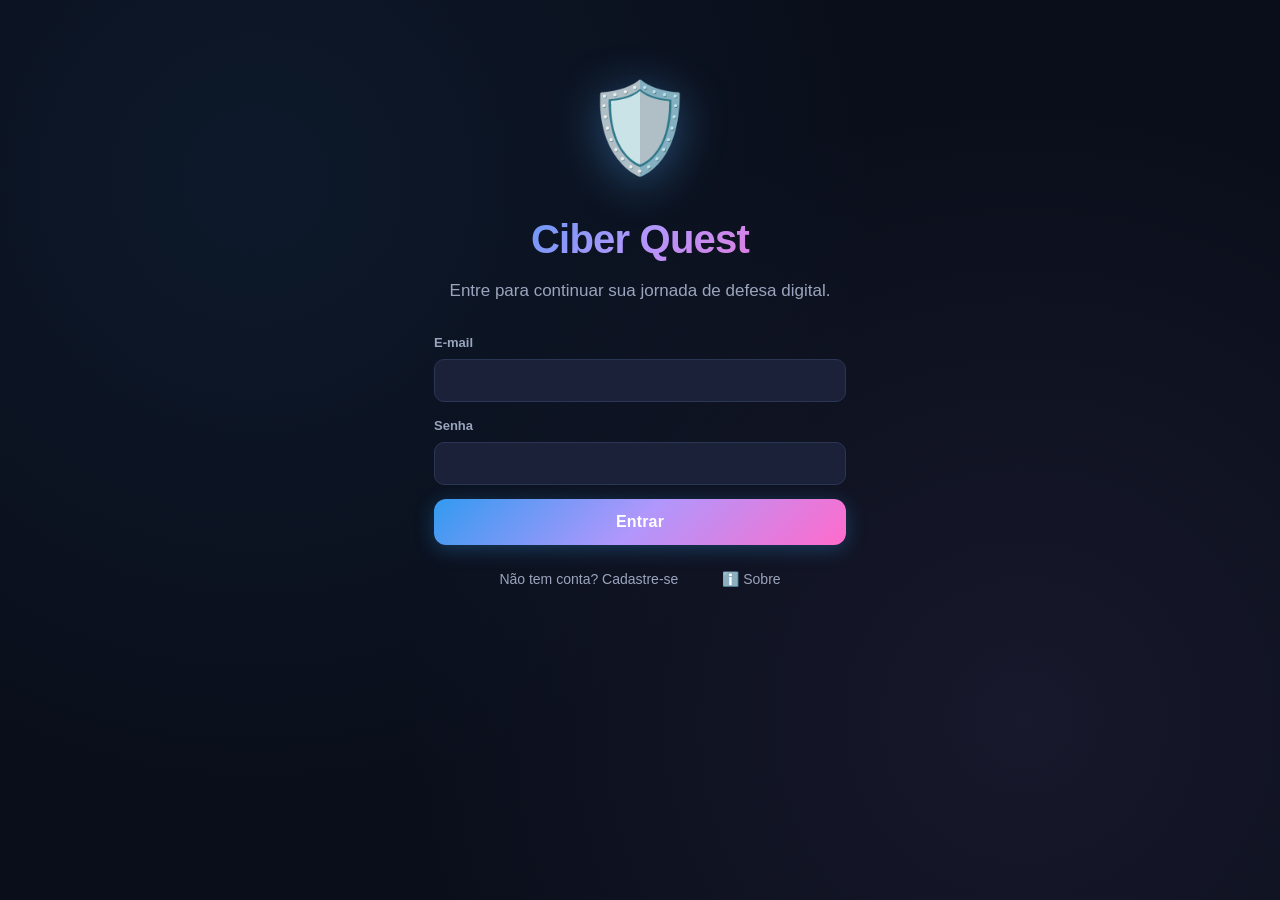
<file: frontend/index.html>
<!DOCTYPE html>
<html lang="pt-BR">
<head>
  <meta charset="UTF-8" />
  <meta name="viewport" content="width=device-width, initial-scale=1.0" />
  <title>Ciber Quest — Aprenda a se defender na internet</title>
  <meta name="description" content="Jogo educativo de conscientização em segurança da informação. Baseado em ISO 27001, NIST SP 800-50 e ENISA." />
  <link rel="stylesheet" href="assets/css/style.css" />
  <link rel="icon" href="data:image/svg+xml,%3Csvg xmlns='http://www.w3.org/2000/svg' viewBox='0 0 100 100'%3E%3Ctext y='.9em' font-size='90'%3E%F0%9F%9B%A1%EF%B8%8F%3C/text%3E%3C/svg%3E" />
</head>
<body>

  <!-- ============ LOGIN ============ -->
  <section id="tela-login" class="tela ativa">
    <div class="hero">
      <div class="logo-grande">🛡️</div>
      <h1>Ciber Quest</h1>
      <p class="subtitulo">Entre para continuar sua jornada de defesa digital.</p>

      <form id="form-login" class="formulario">
        <div class="campo">
          <label for="login-email">E-mail</label>
          <input type="email" id="login-email" required autocomplete="email" />
        </div>
        <div class="campo">
          <label for="login-senha">Senha</label>
          <input type="password" id="login-senha" required autocomplete="current-password" />
        </div>
        <div id="erro-login" class="mensagem-erro"></div>
        <button type="submit" class="botao-principal">Entrar</button>
      </form>

      <div class="rodape-inicio">
        <button id="ir-cadastro" class="link-secundario">Não tem conta? Cadastre-se</button>
        <button id="ir-sobre-login" class="link-secundario">ℹ️ Sobre</button>
      </div>
    </div>
  </section>

  <!-- ============ CADASTRO ============ -->
  <section id="tela-cadastro" class="tela">
    <div class="hero">
      <div class="logo-grande">🛡️</div>
      <h1>Criar conta</h1>
      <p class="subtitulo">Rápido, gratuito e sem confirmação por e-mail.</p>

      <form id="form-cadastro" class="formulario">
        <div class="campo">
          <label for="cad-nome">Como podemos te chamar?</label>
          <input type="text" id="cad-nome" required minlength="2" maxlength="60" autocomplete="name" />
        </div>
        <div class="campo">
          <label for="cad-email">E-mail</label>
          <input type="email" id="cad-email" required autocomplete="email" />
        </div>
        <div class="campo">
          <label for="cad-senha">Senha (mínimo 6 caracteres)</label>
          <input type="password" id="cad-senha" required minlength="6" autocomplete="new-password" />
        </div>
        <div class="campo">
          <label for="cad-senha2">Confirmar senha</label>
          <input type="password" id="cad-senha2" required minlength="6" autocomplete="new-password" />
        </div>
        <div id="erro-cadastro" class="mensagem-erro"></div>
        <button type="submit" class="botao-principal">Criar conta e entrar</button>
      </form>

      <div class="rodape-inicio">
        <button id="ir-login" class="link-secundario">Já tenho conta</button>
      </div>
    </div>
  </section>

  <!-- ============ CABEÇALHO COMPARTILHADO ============ -->
  <header id="topo" class="cabecalho-jogo oculto">
    <div class="info-jogador">
      <span class="avatar">🛡️</span>
      <div>
        <div class="nome-jogador-topo" id="nome-topo">Jogador</div>
        <div class="nivel-jogador" id="nivel-topo">Iniciante</div>
      </div>
    </div>

    <nav class="menu-topo">
      <button data-nav="tela-missoes" class="botao-nav">Missões</button>
      <button data-nav="tela-ranking-app" class="botao-nav">🏆 Ranking</button>
      <button data-nav="tela-conquistas" class="botao-nav">🏅 Medalhas</button>
      <button data-nav="tela-perfil" class="botao-nav">👤 Perfil</button>
      <button id="admin-link" class="botao-nav oculto">⚙️ Admin</button>
    </nav>

    <div class="topo-direita">
      <div class="pontuacao-topo">
        <div class="xp-valor" id="xp-total">0</div>
        <div class="xp-label">XP</div>
      </div>
      <button id="btn-logout" class="botao-secundario pequeno" title="Sair">Sair</button>
    </div>
  </header>

  <!-- ============ MISSÕES ============ -->
  <section id="tela-missoes" class="tela">
    <div class="container-missoes">
      <h2>Escolha sua próxima missão</h2>
      <p class="descricao-tela">Cada missão trata de um tema real de segurança. Complete todas para virar um Guardião Digital.</p>
      <div id="lista-missoes" class="grid-missoes"></div>
    </div>
  </section>

  <!-- ============ JOGO ============ -->
  <section id="tela-jogo" class="tela">
    <div class="sub-cabecalho">
      <button id="btn-voltar-missoes" class="botao-voltar">← Sair da missão</button>
      <div class="progresso-missao">
        <div class="progresso-texto" id="progresso-texto">Pergunta 1 de 5</div>
        <div class="barra-progresso"><div class="barra-preenchida" id="barra-progresso"></div></div>
      </div>
      <div class="pontuacao-topo">
        <div class="xp-valor" id="xp-jogo">0</div>
        <div class="xp-label">XP</div>
      </div>
    </div>

    <main class="area-jogo">
      <div class="tag-missao" id="tag-missao">Missão</div>
      <div class="cenario" id="cenario"></div>
      <h2 class="pergunta" id="pergunta"></h2>
      <div id="alternativas" class="alternativas"></div>

      <div id="feedback" class="feedback oculto">
        <div class="feedback-titulo" id="feedback-titulo"></div>
        <p class="feedback-texto" id="feedback-texto"></p>
        <div class="feedback-referencia" id="feedback-referencia"></div>
        <button id="btn-proxima" class="botao-principal">Continuar →</button>
      </div>
    </main>
  </section>

  <!-- ============ RESULTADO ============ -->
  <section id="tela-resultado" class="tela">
    <div class="hero">
      <div class="logo-grande" id="emoji-resultado">🎉</div>
      <h1 id="titulo-resultado">Missão Concluída!</h1>
      <p class="subtitulo" id="subtitulo-resultado"></p>

      <div class="stats-resultado">
        <div class="stat">
          <div class="stat-valor" id="stat-acertos">0/0</div>
          <div class="stat-label">Acertos</div>
        </div>
        <div class="stat">
          <div class="stat-valor" id="stat-xp-ganho">+0</div>
          <div class="stat-label">XP Ganho</div>
        </div>
        <div class="stat">
          <div class="stat-valor" id="stat-streak">0</div>
          <div class="stat-label">Sequência</div>
        </div>
      </div>

      <div id="badge-conquistada" class="badge-nova oculto">
        <div class="badge-icone" id="badge-nova-icone">🏅</div>
        <div class="badge-titulo">Nova Medalha Desbloqueada!</div>
        <div class="badge-nome" id="badge-nova-nome"></div>
      </div>

      <div class="acoes-resultado">
        <button id="btn-voltar-inicio" class="botao-secundario">🏠 Missões</button>
        <button id="btn-refazer" class="botao-principal">🔁 Refazer</button>
      </div>
    </div>
  </section>

  <!-- ============ CONQUISTAS ============ -->
  <section id="tela-conquistas" class="tela">
    <div class="container-conquistas">
      <h2>Suas Medalhas</h2>
      <p class="descricao-tela">Medalha desbloqueada = missão concluída com pelo menos 70% de acertos.</p>
      <div id="grid-badges" class="grid-badges"></div>
    </div>
  </section>

  <!-- ============ RANKING ============ -->
  <section id="tela-ranking-app" class="tela">
    <div class="container-ranking">
      <h2>🏆 Ranking Global — Top 100</h2>
      <p class="descricao-tela">Ranking em tempo real, compartilhado entre todos os jogadores.</p>
      <table id="tabela-ranking" class="tabela-ranking">
        <thead>
          <tr><th>#</th><th>Jogador</th><th>XP</th><th>Missões</th><th>Medalhas</th></tr>
        </thead>
        <tbody id="corpo-ranking"></tbody>
      </table>
    </div>
  </section>

  <!-- ============ PERFIL ============ -->
  <section id="tela-perfil" class="tela">
    <div class="container-conquistas">
      <h2>Seu Perfil</h2>
      <div class="cartao-perfil">
        <div class="perfil-cabecalho">
          <div class="perfil-avatar">🛡️</div>
          <div>
            <div class="perfil-nome" id="perfil-nome"></div>
            <div class="perfil-email" id="perfil-email"></div>
            <div class="perfil-nivel" id="perfil-nivel"></div>
          </div>
        </div>
        <div class="perfil-stats">
          <div class="stat">
            <div class="stat-valor" id="perfil-xp">0</div>
            <div class="stat-label">XP Total</div>
          </div>
          <div class="stat">
            <div class="stat-valor" id="perfil-missoes">0</div>
            <div class="stat-label">Missões</div>
          </div>
          <div class="stat">
            <div class="stat-valor" id="perfil-badges">0</div>
            <div class="stat-label">Medalhas</div>
          </div>
        </div>
      </div>

      <h3>Seu progresso por missão</h3>
      <div id="perfil-tabela-missoes"></div>
    </div>
  </section>

  <!-- ============ SOBRE ============ -->
  <section id="tela-sobre" class="tela">
    <div class="container-sobre">
      <button class="botao-voltar" data-voltar-para="tela-login">← Voltar</button>
      <h2>Sobre o Ciber Quest</h2>

      <h3>🎯 Por que este jogo existe</h3>
      <p>A maioria dos ataques cibernéticos hoje começa por engano humano — um clique em link suspeito, uma senha fraca, um e-mail respondido sem pensar. Este jogo transforma conceitos de segurança em situações reais.</p>

      <h3>📚 Bases de referência</h3>
      <ul>
        <li><strong>ISO/IEC 27001:2022</strong> — Anexo A, controle A.6 (People Controls).</li>
        <li><strong>NIST SP 800-50 Rev.1</strong> (2024) — Learning Program.</li>
        <li><strong>ENISA</strong> — Kit AR-in-a-Box e European Cybersecurity Month.</li>
        <li><strong>LGPD</strong> — Lei 13.709/2018.</li>
      </ul>

      <h3>🎮 Como funciona</h3>
      <p>Você joga missões temáticas, ganha XP e medalhas por acertos. Sua pontuação vai para um ranking compartilhado. Erros mostram uma explicação didática — a ideia é aprender, não punir.</p>

      <p class="assinatura">Feito com foco em quem nunca ouviu falar de firewall — mas usa banco no celular todo dia.</p>
    </div>
  </section>

  <script src="assets/js/api.js"></script>
  <script src="assets/js/questions.js"></script>
  <script src="assets/js/game.js"></script>
</body>
</html>
</file>
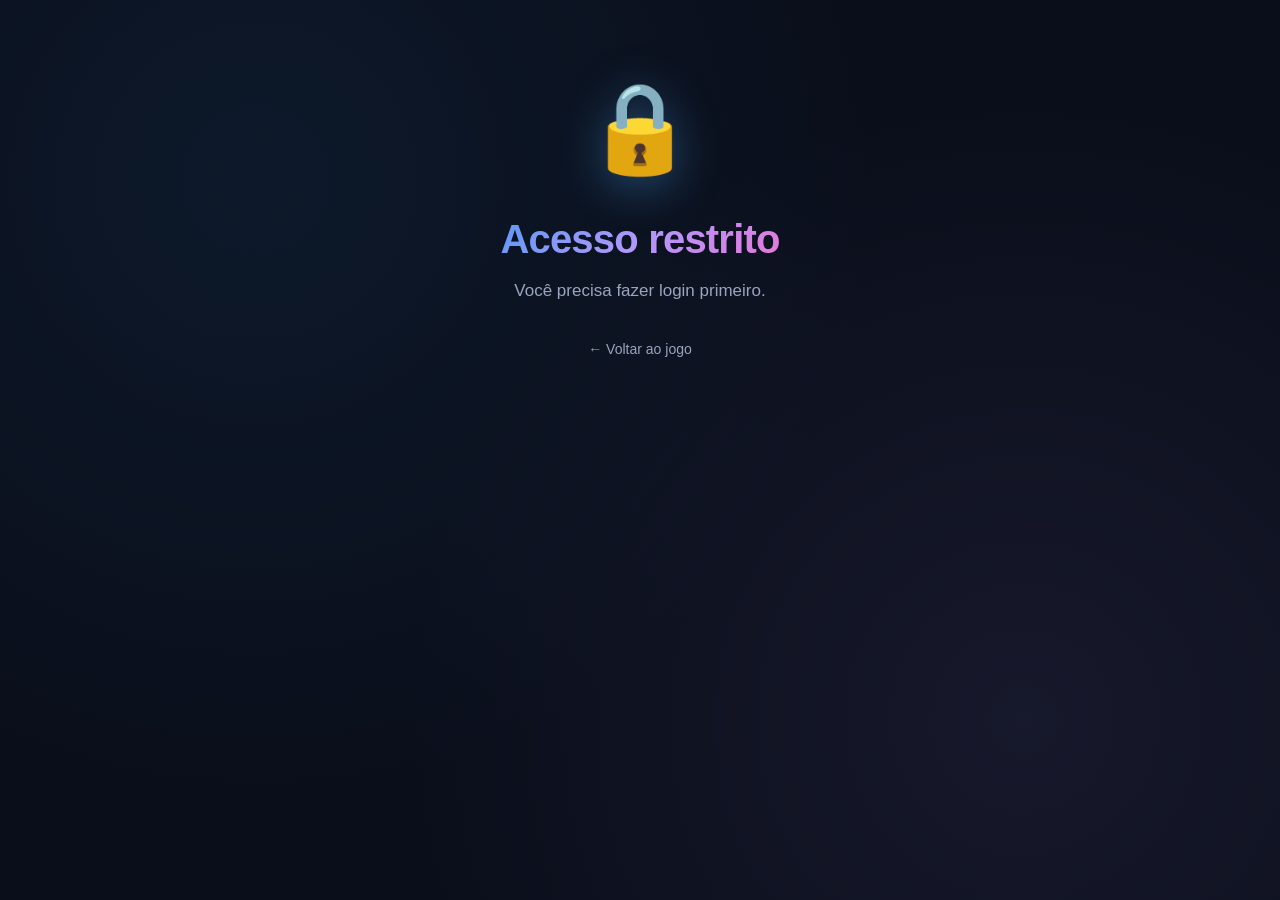
<file: frontend/admin.html>
<!DOCTYPE html>
<html lang="pt-BR">
<head>
  <meta charset="UTF-8" />
  <meta name="viewport" content="width=device-width, initial-scale=1.0" />
  <title>Ciber Quest — Painel Admin</title>
  <link rel="stylesheet" href="assets/css/style.css" />
  <link rel="icon" href="data:image/svg+xml,%3Csvg xmlns='http://www.w3.org/2000/svg' viewBox='0 0 100 100'%3E%3Ctext y='.9em' font-size='90'%3E%E2%9A%99%EF%B8%8F%3C/text%3E%3C/svg%3E" />
</head>
<body>

  <section id="tela-negado" class="tela ativa">
    <div class="hero">
      <div class="logo-grande">🔒</div>
      <h1>Acesso restrito</h1>
      <p class="subtitulo" id="mensagem-negado">Verificando permissões...</p>
      <div class="rodape-inicio">
        <a href="/" class="link-secundario">← Voltar ao jogo</a>
      </div>
    </div>
  </section>

  <div id="painel-admin" class="tela">
    <header class="cabecalho-jogo">
      <div class="info-jogador">
        <span class="avatar">⚙️</span>
        <div>
          <div class="nome-jogador-topo">Painel Administrativo</div>
          <div class="nivel-jogador" id="admin-nome">—</div>
        </div>
      </div>
      <nav class="menu-topo">
        <button data-tab="dashboard" class="botao-nav ativa">📊 Dashboard</button>
        <button data-tab="usuarios" class="botao-nav">👥 Usuários</button>
      </nav>
      <div class="topo-direita">
        <a href="/" class="botao-secundario pequeno">← Jogo</a>
        <button id="btn-logout-admin" class="botao-secundario pequeno">Sair</button>
      </div>
    </header>

    <main class="container-admin">
      <section id="tab-dashboard" class="tab ativa">
        <h2>Estatísticas gerais</h2>
        <div id="stats-cards" class="grid-stats"></div>

        <div class="painel-secao">
          <div class="painel-cabecalho">
            <h3>Desempenho por missão</h3>
            <div>
              <a id="btn-relatorio-csv" class="botao-secundario" href="#" download>⬇️ Baixar CSV completo</a>
            </div>
          </div>
          <table class="tabela-admin">
            <thead>
              <tr><th>Missão</th><th>Partidas</th><th>Taxa média de acerto</th><th>XP médio</th></tr>
            </thead>
            <tbody id="tabela-missoes-stats"></tbody>
          </table>
        </div>
      </section>

      <section id="tab-usuarios" class="tab">
        <div class="painel-cabecalho">
          <h2>Usuários</h2>
          <div>
            <input type="search" id="filtro-usuarios" placeholder="🔎 Buscar por nome ou e-mail..." class="input-busca" />
            <button id="btn-novo-usuario" class="botao-principal pequeno">+ Novo usuário</button>
          </div>
        </div>

        <table class="tabela-admin">
          <thead>
            <tr>
              <th>ID</th><th>Nome</th><th>E-mail</th><th>Papel</th><th>Status</th>
              <th>XP</th><th>Missões</th><th>Medalhas</th>
              <th>Criado</th><th>Ações</th>
            </tr>
          </thead>
          <tbody id="tabela-usuarios"></tbody>
        </table>
      </section>
    </main>
  </div>

  <!-- MODAL — criar/editar usuário -->
  <div id="modal-usuario" class="modal-overlay oculto">
    <div class="modal">
      <div class="modal-cabecalho">
        <h3 id="modal-titulo">Novo usuário</h3>
        <button class="modal-fechar" data-fechar-modal>×</button>
      </div>
      <form id="form-usuario" class="formulario">
        <input type="hidden" id="usuario-id" />

        <div class="campo">
          <label for="usuario-nome">Nome</label>
          <input type="text" id="usuario-nome" required minlength="2" maxlength="60" />
        </div>
        <div class="campo">
          <label for="usuario-email">E-mail</label>
          <input type="email" id="usuario-email" required />
        </div>
        <div class="campo">
          <label for="usuario-senha">Senha <span id="senha-hint" class="hint">(mín 6)</span></label>
          <input type="password" id="usuario-senha" minlength="6" />
        </div>
        <div class="campo">
          <label for="usuario-papel">Papel</label>
          <select id="usuario-papel">
            <option value="usuario">Usuário</option>
            <option value="admin">Administrador</option>
          </select>
        </div>
        <div class="campo campo-checkbox">
          <label>
            <input type="checkbox" id="usuario-ativo" checked />
            Ativo
          </label>
        </div>

        <div id="erro-usuario" class="mensagem-erro"></div>

        <div class="modal-acoes">
          <button type="button" class="botao-secundario" data-fechar-modal>Cancelar</button>
          <button type="submit" class="botao-principal">Salvar</button>
        </div>
      </form>
    </div>
  </div>

  <div id="modal-historico" class="modal-overlay oculto">
    <div class="modal modal-largo">
      <div class="modal-cabecalho">
        <h3 id="hist-titulo">Histórico</h3>
        <button class="modal-fechar" data-fechar-modal>×</button>
      </div>
      <div id="hist-conteudo"></div>
    </div>
  </div>

  <script src="assets/js/api.js"></script>
  <script src="assets/js/questions.js"></script>
  <script src="assets/js/admin.js"></script>
</body>
</html>
</file>
<file: frontend/assets/css/style.css>
/* ============================================================
   CIBER QUEST — Estilo visual (full-stack)
   ============================================================ */

:root {
  --bg-primario: #0a0e1a;
  --bg-secundario: #131829;
  --bg-cartao: #1a2138;
  --bg-cartao-hover: #212a44;
  --borda: #2a3654;
  --texto-primario: #e6ecf5;
  --texto-secundario: #9aa5bd;
  --texto-suave: #6c778f;
  --acento: #4dabf7;
  --acento-forte: #339af0;
  --sucesso: #51cf66;
  --sucesso-fundo: rgba(81, 207, 102, 0.15);
  --erro: #ff6b6b;
  --erro-fundo: rgba(255, 107, 107, 0.15);
  --aviso: #ffd43b;
  --roxo: #b197fc;
  --gradiente-hero: linear-gradient(135deg, #339af0 0%, #b197fc 50%, #ff6bcb 100%);
  --sombra-brilho: 0 0 32px rgba(77, 171, 247, 0.25);
  --radius: 14px;
  --transicao: 0.25s cubic-bezier(0.4, 0, 0.2, 1);
}

* { box-sizing: border-box; margin: 0; padding: 0; }

html, body {
  height: 100%;
  font-family: -apple-system, BlinkMacSystemFont, "Segoe UI", Roboto, "Helvetica Neue", Arial, sans-serif;
  background: var(--bg-primario);
  color: var(--texto-primario);
  line-height: 1.55;
}

body {
  background-image:
    radial-gradient(circle at 20% 20%, rgba(51, 154, 240, 0.08), transparent 50%),
    radial-gradient(circle at 80% 80%, rgba(177, 151, 252, 0.08), transparent 50%);
  background-attachment: fixed;
  min-height: 100vh;
}

.oculto { display: none !important; }

.tela { display: none; min-height: 100vh; animation: fadeIn 0.35s ease; }
.tela.ativa { display: block; }
@keyframes fadeIn { from { opacity: 0; transform: translateY(6px); } to { opacity: 1; transform: translateY(0); } }

.hero { max-width: 460px; margin: 0 auto; padding: 60px 24px; text-align: center; }
.logo-grande { font-size: 88px; margin-bottom: 12px; filter: drop-shadow(0 8px 24px rgba(77, 171, 247, 0.4)); animation: flutua 3s ease-in-out infinite; }
@keyframes flutua { 0%, 100% { transform: translateY(0); } 50% { transform: translateY(-8px); } }
h1 { font-size: 40px; font-weight: 800; background: var(--gradiente-hero); -webkit-background-clip: text; background-clip: text; -webkit-text-fill-color: transparent; margin-bottom: 8px; letter-spacing: -0.02em; }
.subtitulo { color: var(--texto-secundario); font-size: 17px; margin-bottom: 28px; }

.formulario { display: flex; flex-direction: column; gap: 14px; text-align: left; margin-bottom: 20px; }
.campo { display: flex; flex-direction: column; gap: 6px; }
.campo label { color: var(--texto-secundario); font-size: 13px; font-weight: 600; }
.hint { color: var(--texto-suave); font-weight: 400; font-size: 12px; }
.campo input, .campo select {
  width: 100%; padding: 12px 14px;
  background: var(--bg-cartao); border: 1px solid var(--borda);
  border-radius: 10px; color: var(--texto-primario);
  font-size: 15px; transition: var(--transicao); font-family: inherit;
}
.campo input:focus, .campo select:focus {
  outline: none; border-color: var(--acento);
  box-shadow: 0 0 0 3px rgba(77, 171, 247, 0.15);
}
.campo-checkbox label { display: flex; align-items: center; gap: 8px; cursor: pointer; }
.campo-checkbox input { width: auto; }

.mensagem-erro {
  color: var(--erro); background: var(--erro-fundo);
  border: 1px solid var(--erro); padding: 10px 14px;
  border-radius: 8px; font-size: 14px; display: none;
}
.mensagem-erro:not(:empty) { display: block; }

.botao-principal {
  background: var(--gradiente-hero); color: white; border: none;
  padding: 14px 32px; border-radius: 12px;
  font-size: 16px; font-weight: 700; cursor: pointer;
  transition: var(--transicao);
  box-shadow: 0 4px 20px rgba(51, 154, 240, 0.3);
  font-family: inherit; letter-spacing: 0.01em;
}
.botao-principal:hover { transform: translateY(-2px); box-shadow: 0 8px 28px rgba(51, 154, 240, 0.5); }
.botao-principal.pequeno { padding: 8px 16px; font-size: 14px; }

.botao-secundario {
  background: var(--bg-cartao); color: var(--texto-primario);
  border: 1px solid var(--borda); padding: 10px 20px;
  border-radius: 10px; font-size: 14px; font-weight: 600;
  cursor: pointer; transition: var(--transicao); text-decoration: none;
  display: inline-block; font-family: inherit;
}
.botao-secundario:hover { background: var(--bg-cartao-hover); border-color: var(--acento); }
.botao-secundario.pequeno { padding: 6px 12px; font-size: 13px; }

.botao-perigo {
  background: transparent; color: var(--erro);
  border: 1px solid var(--erro); padding: 6px 12px;
  border-radius: 8px; font-size: 13px; font-weight: 600;
  cursor: pointer; transition: var(--transicao); font-family: inherit;
}
.botao-perigo:hover { background: var(--erro-fundo); }

.botao-voltar {
  background: transparent; color: var(--texto-secundario);
  border: none; font-size: 15px; cursor: pointer;
  padding: 6px 12px; border-radius: 8px;
  transition: var(--transicao); font-family: inherit;
}
.botao-voltar:hover { color: var(--texto-primario); background: var(--bg-cartao); }

.link-secundario {
  background: transparent; color: var(--texto-secundario);
  border: none; cursor: pointer; font-size: 14px;
  padding: 6px 12px; transition: var(--transicao); font-family: inherit;
  text-decoration: none; display: inline-block;
}
.link-secundario:hover { color: var(--acento); }

.rodape-inicio { display: flex; gap: 20px; justify-content: center; margin-top: 16px; flex-wrap: wrap; }

.cabecalho-jogo {
  display: flex; justify-content: space-between; align-items: center;
  padding: 14px 24px; background: var(--bg-secundario);
  border-bottom: 1px solid var(--borda);
  position: sticky; top: 0; z-index: 10; gap: 20px;
}
.info-jogador { display: flex; align-items: center; gap: 12px; }
.avatar { font-size: 32px; filter: drop-shadow(0 2px 8px rgba(77, 171, 247, 0.4)); }
.nome-jogador-topo { font-weight: 700; font-size: 15px; }
.nivel-jogador { font-size: 12px; color: var(--acento); font-weight: 600; text-transform: uppercase; letter-spacing: 0.05em; }

.menu-topo { display: flex; gap: 6px; flex-wrap: wrap; }
.botao-nav {
  background: transparent; color: var(--texto-secundario);
  border: 1px solid transparent; padding: 8px 14px;
  border-radius: 8px; font-size: 14px; font-weight: 600;
  cursor: pointer; transition: var(--transicao); font-family: inherit;
}
.botao-nav:hover { background: var(--bg-cartao); color: var(--texto-primario); }
.botao-nav.ativa { background: var(--bg-cartao); color: var(--acento); border-color: var(--acento); }

.topo-direita { display: flex; align-items: center; gap: 10px; }
.pontuacao-topo {
  display: flex; align-items: center; gap: 8px;
  background: var(--bg-cartao); padding: 6px 14px;
  border-radius: 10px; border: 1px solid var(--borda);
}
.xp-valor { font-size: 18px; font-weight: 800; color: var(--aviso); font-family: "SF Mono", Consolas, monospace; }
.xp-label { font-size: 10px; color: var(--texto-secundario); font-weight: 700; text-transform: uppercase; letter-spacing: 0.1em; }

.sub-cabecalho {
  display: flex; justify-content: space-between; align-items: center;
  padding: 14px 24px; gap: 20px; max-width: 900px; margin: 0 auto;
  border-bottom: 1px solid var(--borda);
}
.progresso-missao { flex: 1; max-width: 400px; }
.progresso-texto { font-size: 13px; color: var(--texto-secundario); margin-bottom: 6px; font-weight: 600; }
.barra-progresso { height: 8px; background: var(--bg-cartao); border-radius: 4px; overflow: hidden; border: 1px solid var(--borda); }
.barra-preenchida { height: 100%; background: var(--gradiente-hero); border-radius: 4px; transition: width 0.4s ease; width: 0%; }

.container-missoes, .container-conquistas, .container-ranking, .container-sobre {
  max-width: 1100px; margin: 0 auto; padding: 32px 24px;
}
.container-missoes h2, .container-conquistas h2, .container-ranking h2 { font-size: 26px; margin-bottom: 6px; }
.descricao-tela { color: var(--texto-secundario); margin-bottom: 24px; font-size: 14px; }

.grid-missoes { display: grid; grid-template-columns: repeat(auto-fill, minmax(260px, 1fr)); gap: 20px; }
.cartao-missao {
  background: var(--bg-cartao); border: 1px solid var(--borda);
  border-radius: var(--radius); padding: 22px;
  cursor: pointer; transition: var(--transicao);
  position: relative; overflow: hidden;
}
.cartao-missao::before { content: ""; position: absolute; top: 0; left: 0; right: 0; height: 4px; background: var(--acento); opacity: 0.6; }
.cartao-missao.completa::before { background: var(--sucesso); }
.cartao-missao:hover { border-color: var(--acento); transform: translateY(-3px); box-shadow: var(--sombra-brilho); background: var(--bg-cartao-hover); }
.icone-missao { font-size: 36px; margin-bottom: 10px; }
.titulo-missao { font-size: 17px; font-weight: 700; margin-bottom: 6px; }
.descricao-missao { color: var(--texto-secundario); font-size: 13px; margin-bottom: 14px; min-height: 34px; }
.info-missao { display: flex; justify-content: space-between; align-items: center; font-size: 12px; color: var(--texto-suave); padding-top: 12px; border-top: 1px solid var(--borda); }
.selo-completa { background: var(--sucesso-fundo); color: var(--sucesso); padding: 4px 10px; border-radius: 12px; font-weight: 700; font-size: 11px; text-transform: uppercase; letter-spacing: 0.05em; }

.area-jogo { max-width: 780px; margin: 0 auto; padding: 32px 24px; }
.tag-missao { display: inline-block; background: rgba(77, 171, 247, 0.15); color: var(--acento); padding: 6px 14px; border-radius: 20px; font-size: 12px; font-weight: 700; text-transform: uppercase; letter-spacing: 0.08em; margin-bottom: 20px; }
.cenario { background: var(--bg-cartao); border-left: 4px solid var(--acento); padding: 18px 22px; border-radius: 10px; margin-bottom: 24px; color: var(--texto-secundario); font-size: 15px; font-style: italic; line-height: 1.6; }
.cenario:empty { display: none; }
.pergunta { font-size: 22px; line-height: 1.4; margin-bottom: 24px; font-weight: 700; }
.alternativas { display: flex; flex-direction: column; gap: 10px; }
.alternativa {
  background: var(--bg-cartao); border: 2px solid var(--borda);
  padding: 16px 20px; border-radius: 12px;
  cursor: pointer; transition: var(--transicao);
  font-size: 15px; text-align: left;
  color: var(--texto-primario); font-family: inherit;
  line-height: 1.4; position: relative;
}
.alternativa:hover:not(:disabled) { border-color: var(--acento); background: var(--bg-cartao-hover); transform: translateX(4px); }
.alternativa:disabled { cursor: default; }
.alternativa.correta { border-color: var(--sucesso); background: var(--sucesso-fundo); color: var(--sucesso); font-weight: 600; }
.alternativa.errada { border-color: var(--erro); background: var(--erro-fundo); color: var(--erro); font-weight: 600; }
.alternativa.correta::after, .alternativa.errada::after { position: absolute; right: 20px; top: 50%; transform: translateY(-50%); font-size: 22px; font-weight: 900; }
.alternativa.correta::after { content: "✓"; }
.alternativa.errada::after { content: "✗"; }

.feedback { margin-top: 24px; padding: 22px; border-radius: var(--radius); animation: entraFeedback 0.4s ease; }
.feedback.sucesso { background: var(--sucesso-fundo); border: 1px solid var(--sucesso); }
.feedback.erro { background: var(--erro-fundo); border: 1px solid var(--erro); }
@keyframes entraFeedback { from { opacity: 0; transform: translateY(10px); } to { opacity: 1; transform: translateY(0); } }
.feedback-titulo { font-size: 18px; font-weight: 800; margin-bottom: 10px; }
.feedback.sucesso .feedback-titulo { color: var(--sucesso); }
.feedback.erro .feedback-titulo { color: var(--erro); }
.feedback-texto { color: var(--texto-primario); margin-bottom: 10px; font-size: 15px; line-height: 1.6; }
.feedback-referencia { font-size: 12px; color: var(--texto-suave); padding-top: 10px; margin: 10px 0 20px; border-top: 1px solid var(--borda); font-style: italic; }
.feedback-referencia:empty { display: none; }

.stats-resultado { display: grid; grid-template-columns: repeat(3, 1fr); gap: 14px; margin: 28px 0; }
.stat { background: var(--bg-cartao); border: 1px solid var(--borda); border-radius: var(--radius); padding: 18px; text-align: center; }
.stat-valor { font-size: 26px; font-weight: 800; color: var(--acento); margin-bottom: 4px; font-family: "SF Mono", Consolas, monospace; }
.stat-label { font-size: 11px; color: var(--texto-secundario); font-weight: 600; text-transform: uppercase; letter-spacing: 0.08em; }
.badge-nova { background: linear-gradient(135deg, rgba(255, 212, 59, 0.15), rgba(177, 151, 252, 0.15)); border: 2px solid var(--aviso); border-radius: var(--radius); padding: 22px; margin-bottom: 22px; animation: pulsar 2s ease-in-out infinite; }
@keyframes pulsar { 0%, 100% { box-shadow: 0 0 0 0 rgba(255, 212, 59, 0.4); } 50% { box-shadow: 0 0 0 8px rgba(255, 212, 59, 0); } }
.badge-icone { font-size: 56px; margin-bottom: 10px; }
.badge-titulo { color: var(--aviso); font-weight: 700; font-size: 13px; text-transform: uppercase; letter-spacing: 0.05em; margin-bottom: 6px; }
.badge-nome { font-size: 20px; font-weight: 800; }
.acoes-resultado { display: flex; gap: 14px; justify-content: center; flex-wrap: wrap; }

.grid-badges { display: grid; grid-template-columns: repeat(auto-fill, minmax(180px, 1fr)); gap: 18px; }
.cartao-badge { background: var(--bg-cartao); border: 1px solid var(--borda); border-radius: var(--radius); padding: 20px 16px; text-align: center; transition: var(--transicao); }
.cartao-badge.bloqueada { opacity: 0.4; filter: grayscale(1); }
.cartao-badge:not(.bloqueada) { border-color: var(--aviso); box-shadow: 0 4px 16px rgba(255, 212, 59, 0.15); }
.cartao-badge .icone { font-size: 44px; margin-bottom: 8px; }
.cartao-badge .nome { font-weight: 700; margin-bottom: 4px; font-size: 14px; }
.cartao-badge .desc { font-size: 12px; color: var(--texto-secundario); line-height: 1.4; }

.tabela-ranking, .tabela-admin { width: 100%; border-collapse: collapse; background: var(--bg-cartao); border-radius: var(--radius); overflow: hidden; border: 1px solid var(--borda); }
.tabela-ranking th, .tabela-ranking td, .tabela-admin th, .tabela-admin td {
  padding: 12px 14px; text-align: left; border-bottom: 1px solid var(--borda); font-size: 14px;
}
.tabela-ranking th, .tabela-admin th {
  background: var(--bg-secundario); font-size: 12px;
  color: var(--texto-secundario); font-weight: 700;
  text-transform: uppercase; letter-spacing: 0.05em;
}
.tabela-ranking tr:last-child td, .tabela-admin tr:last-child td { border-bottom: none; }
.tabela-ranking tr:hover td, .tabela-admin tr:hover td { background: var(--bg-cartao-hover); }
.tabela-ranking .posicao-1 { color: #ffd43b; font-weight: 800; }
.tabela-ranking .posicao-2 { color: #ced4da; font-weight: 700; }
.tabela-ranking .posicao-3 { color: #e8590c; font-weight: 700; }
.tabela-ranking .voce { background: rgba(77, 171, 247, 0.1); }

.cartao-perfil {
  background: var(--bg-cartao); border: 1px solid var(--borda);
  border-radius: var(--radius); padding: 22px; margin-bottom: 24px;
}
.perfil-cabecalho { display: flex; align-items: center; gap: 16px; margin-bottom: 20px; }
.perfil-avatar { font-size: 48px; filter: drop-shadow(0 4px 12px rgba(77, 171, 247, 0.4)); }
.perfil-nome { font-size: 22px; font-weight: 800; }
.perfil-email { font-size: 13px; color: var(--texto-secundario); }
.perfil-nivel { color: var(--acento); font-weight: 600; font-size: 13px; margin-top: 4px; }
.perfil-stats { display: grid; grid-template-columns: repeat(3, 1fr); gap: 12px; }
.perfil-tabela { width: 100%; margin-top: 16px; }
.perfil-tabela .linha { display: flex; justify-content: space-between; align-items: center; padding: 12px 16px; background: var(--bg-cartao); border: 1px solid var(--borda); border-radius: 10px; margin-bottom: 8px; }
.perfil-tabela .nome-missao { display: flex; align-items: center; gap: 8px; font-weight: 600; }
.perfil-tabela .barra-mini { flex: 1; max-width: 200px; height: 8px; background: var(--bg-primario); border-radius: 4px; overflow: hidden; margin: 0 16px; }
.perfil-tabela .barra-mini-preenchida { height: 100%; background: var(--gradiente-hero); }
.perfil-tabela .pontos { font-family: "SF Mono", Consolas, monospace; color: var(--aviso); font-weight: 700; }

.container-sobre h3 { margin-top: 22px; margin-bottom: 10px; color: var(--acento); font-size: 18px; }
.container-sobre p, .container-sobre li { color: var(--texto-secundario); font-size: 14px; margin-bottom: 10px; }
.container-sobre ul { padding-left: 22px; }
.container-sobre strong { color: var(--texto-primario); }
.assinatura { margin-top: 30px; padding-top: 16px; border-top: 1px solid var(--borda); font-style: italic; color: var(--texto-suave); text-align: center; }

/* Admin */
.container-admin { max-width: 1300px; margin: 0 auto; padding: 24px; }
.tab { display: none; }
.tab.ativa { display: block; }

.grid-stats { display: grid; grid-template-columns: repeat(auto-fit, minmax(180px, 1fr)); gap: 16px; margin: 20px 0 32px; }
.stat-card {
  background: var(--bg-cartao); border: 1px solid var(--borda);
  border-radius: var(--radius); padding: 18px;
}
.stat-card .titulo { font-size: 12px; color: var(--texto-secundario); text-transform: uppercase; letter-spacing: 0.05em; font-weight: 700; margin-bottom: 6px; }
.stat-card .valor { font-size: 28px; font-weight: 800; color: var(--acento); font-family: "SF Mono", Consolas, monospace; }
.stat-card .subvalor { font-size: 12px; color: var(--texto-suave); margin-top: 4px; }

.painel-secao { margin-top: 24px; }
.painel-cabecalho { display: flex; justify-content: space-between; align-items: center; margin-bottom: 12px; gap: 12px; flex-wrap: wrap; }
.painel-cabecalho h2, .painel-cabecalho h3 { margin: 0; }
.painel-cabecalho > div { display: flex; gap: 10px; align-items: center; flex-wrap: wrap; }

.input-busca {
  background: var(--bg-cartao); border: 1px solid var(--borda);
  border-radius: 10px; padding: 8px 14px; color: var(--texto-primario);
  font-size: 14px; font-family: inherit; min-width: 240px;
}
.input-busca:focus { outline: none; border-color: var(--acento); }

.selo-papel {
  padding: 3px 8px; border-radius: 10px; font-size: 11px;
  font-weight: 700; text-transform: uppercase; letter-spacing: 0.05em;
}
.selo-papel.admin { background: rgba(255, 212, 59, 0.15); color: var(--aviso); }
.selo-papel.usuario { background: rgba(77, 171, 247, 0.15); color: var(--acento); }
.selo-status.ativo { color: var(--sucesso); font-weight: 700; }
.selo-status.inativo { color: var(--texto-suave); }

.tabela-admin td .acoes { display: flex; gap: 4px; flex-wrap: wrap; }
.acao-icone {
  background: transparent; border: 1px solid var(--borda);
  color: var(--texto-secundario); padding: 4px 8px;
  border-radius: 6px; cursor: pointer; font-size: 12px;
  transition: var(--transicao); font-family: inherit;
}
.acao-icone:hover { border-color: var(--acento); color: var(--acento); }
.acao-icone.perigo:hover { border-color: var(--erro); color: var(--erro); }

.modal-overlay {
  position: fixed; inset: 0;
  background: rgba(0, 0, 0, 0.7);
  display: flex; align-items: center; justify-content: center;
  z-index: 100; padding: 20px;
  animation: fadeIn 0.2s ease;
}
.modal {
  background: var(--bg-secundario); border: 1px solid var(--borda);
  border-radius: var(--radius); width: 100%; max-width: 460px;
  max-height: 90vh; overflow-y: auto;
  animation: subir 0.25s ease;
}
.modal.modal-largo { max-width: 800px; }
@keyframes subir { from { opacity: 0; transform: translateY(20px); } to { opacity: 1; transform: translateY(0); } }
.modal-cabecalho {
  display: flex; justify-content: space-between; align-items: center;
  padding: 16px 20px; border-bottom: 1px solid var(--borda);
}
.modal-cabecalho h3 { font-size: 18px; }
.modal-fechar {
  background: transparent; border: none; color: var(--texto-secundario);
  font-size: 26px; cursor: pointer; line-height: 1; padding: 0 4px;
}
.modal-fechar:hover { color: var(--texto-primario); }
.modal form { padding: 20px; }
.modal-acoes { display: flex; gap: 12px; justify-content: flex-end; margin-top: 20px; }
#hist-conteudo { padding: 20px; }
#hist-conteudo h4 { color: var(--acento); margin-bottom: 12px; margin-top: 16px; font-size: 15px; }

@media (max-width: 720px) {
  .hero { padding: 40px 20px; }
  h1 { font-size: 30px; }
  .cabecalho-jogo { flex-wrap: wrap; padding: 12px 16px; gap: 12px; }
  .menu-topo { order: 3; width: 100%; justify-content: center; }
  .stats-resultado, .perfil-stats { grid-template-columns: 1fr; }
  .pergunta { font-size: 19px; }
  .alternativa { font-size: 14px; padding: 14px 18px; }
  .grid-missoes { grid-template-columns: 1fr; }
  .tabela-admin { font-size: 12px; display: block; overflow-x: auto; }
}
</file>
